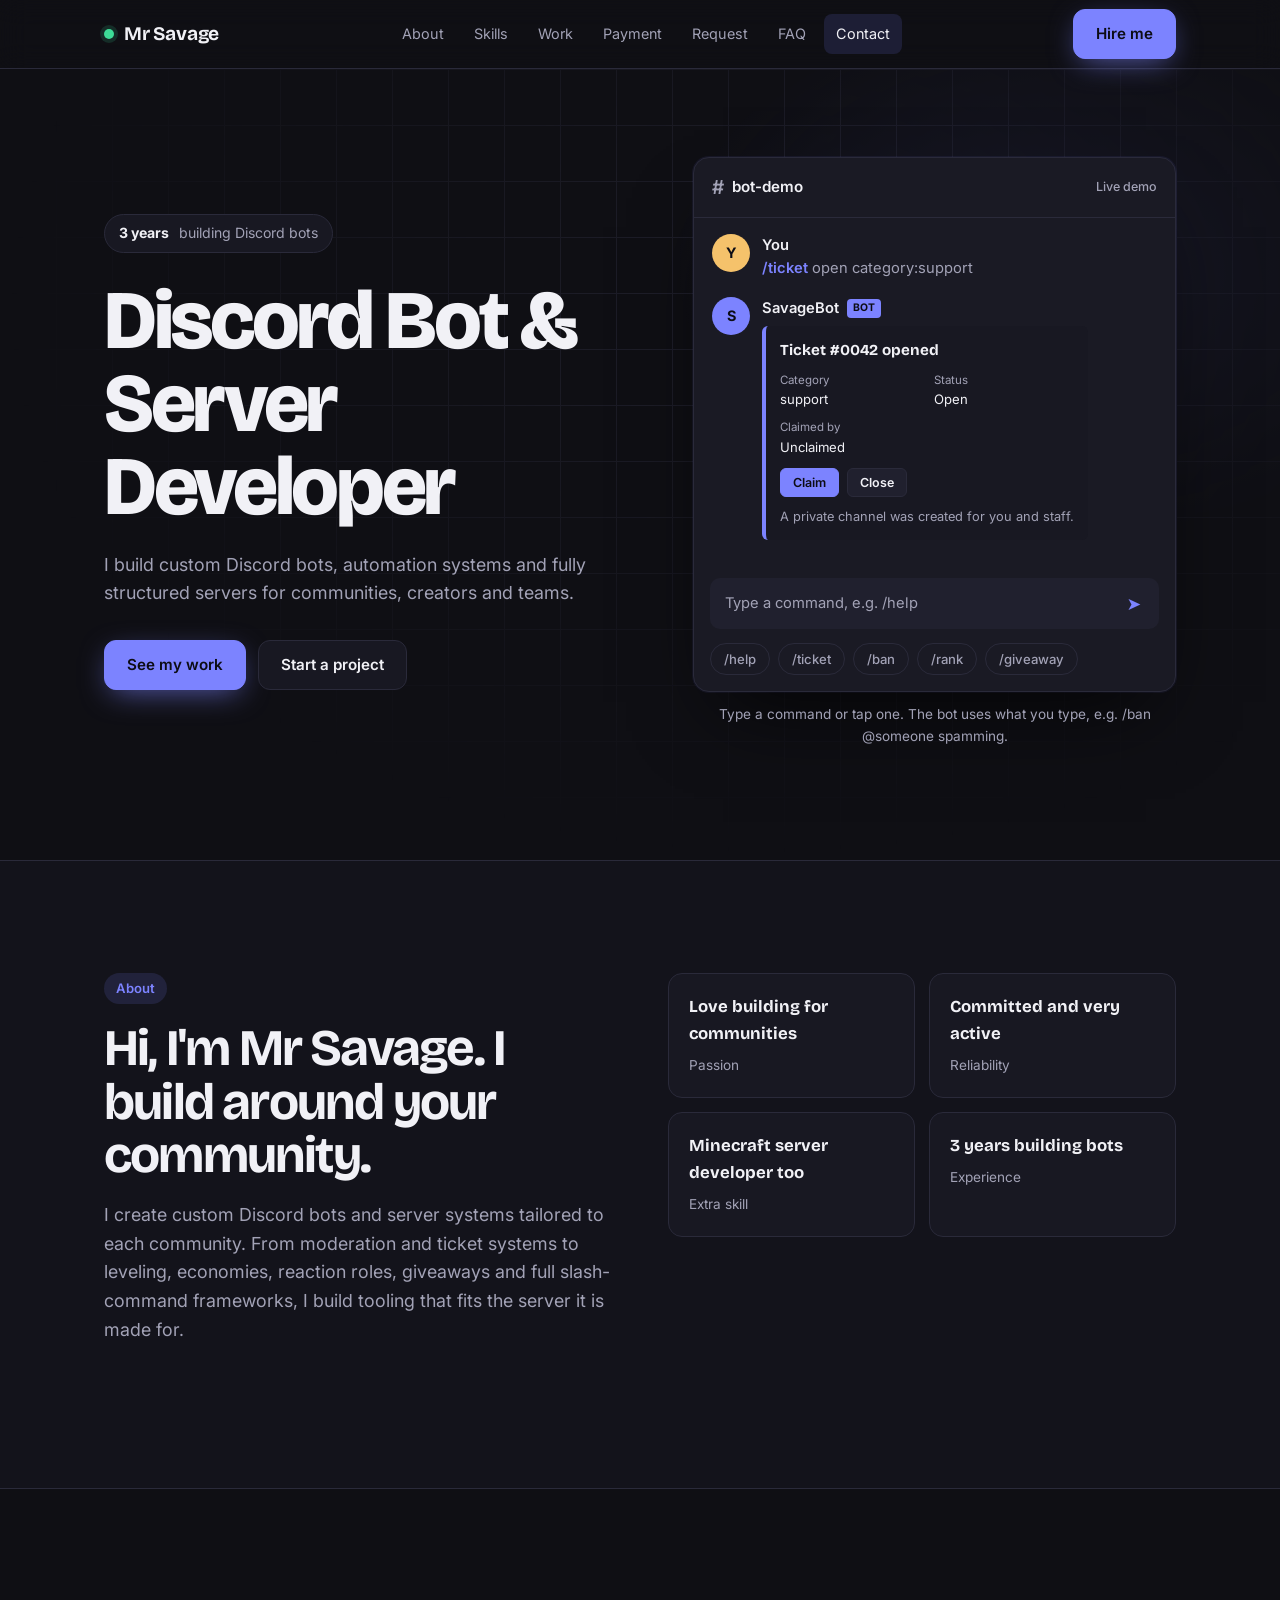
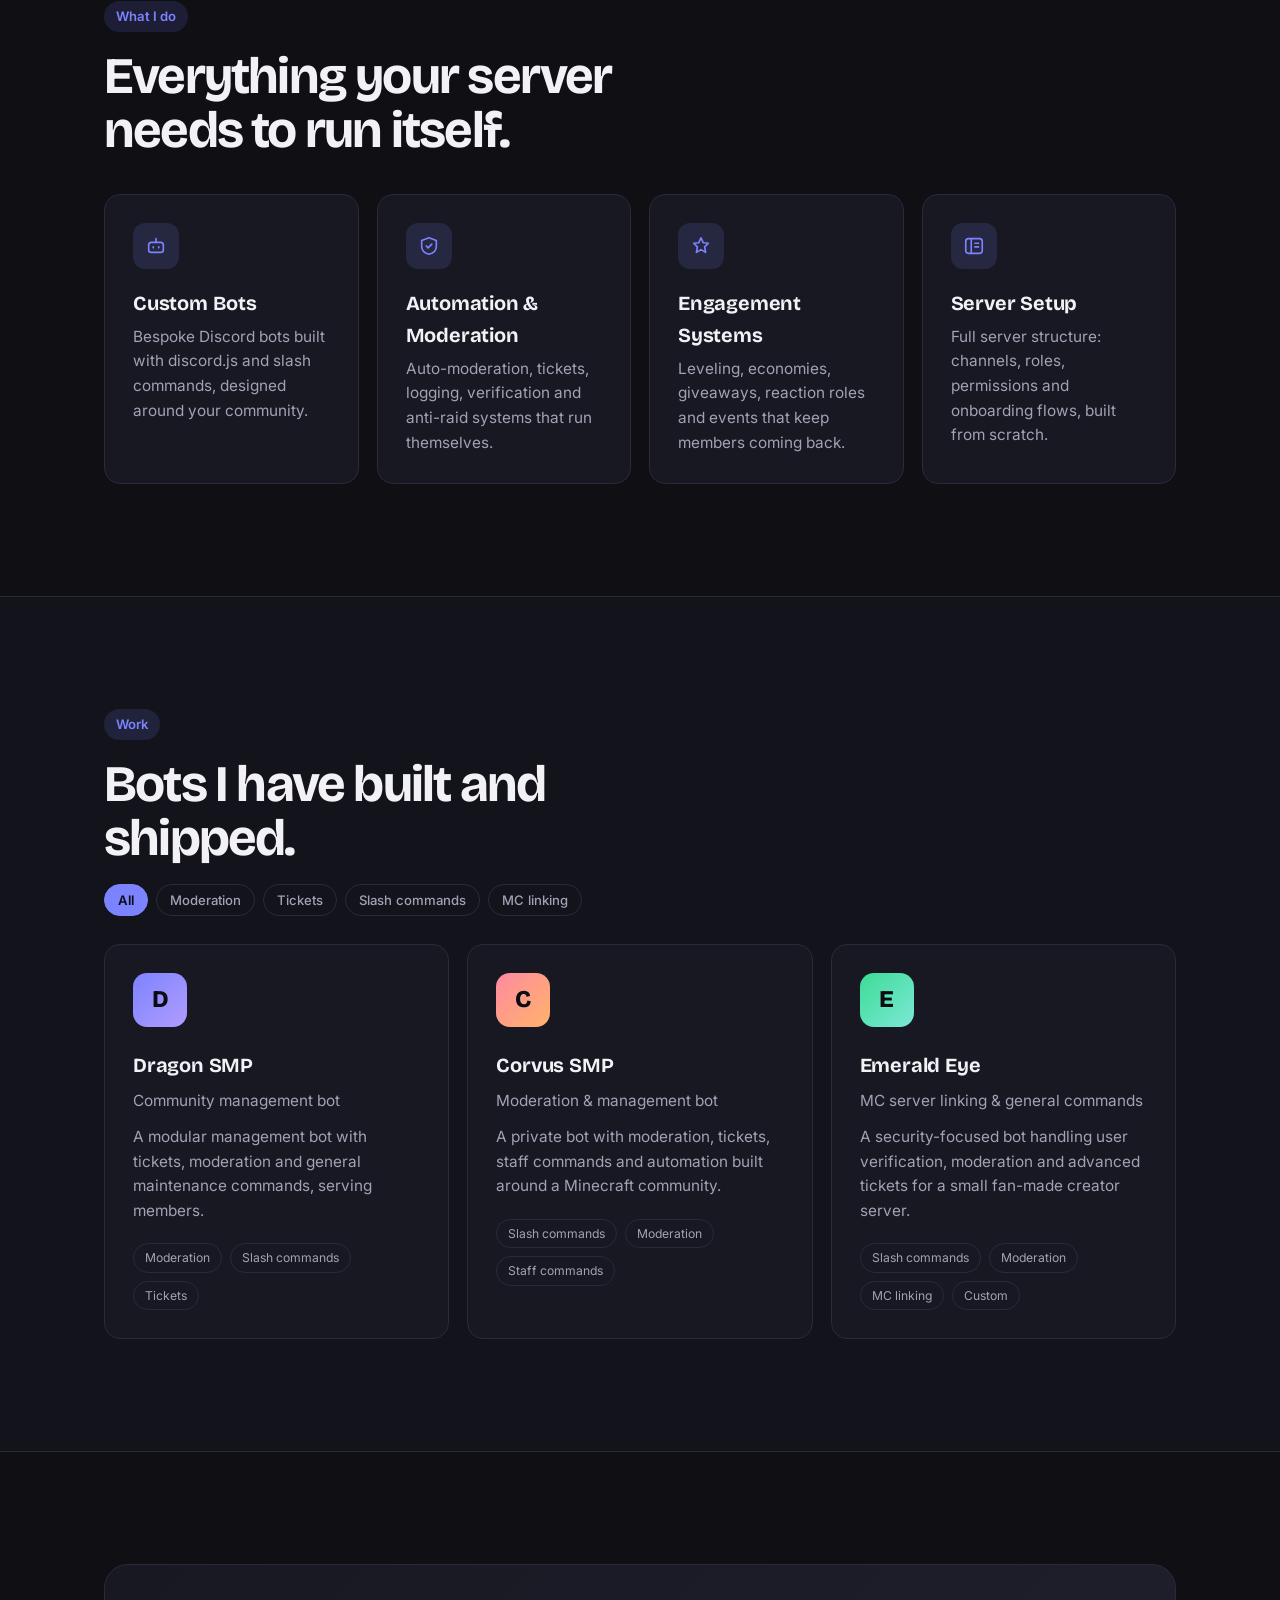
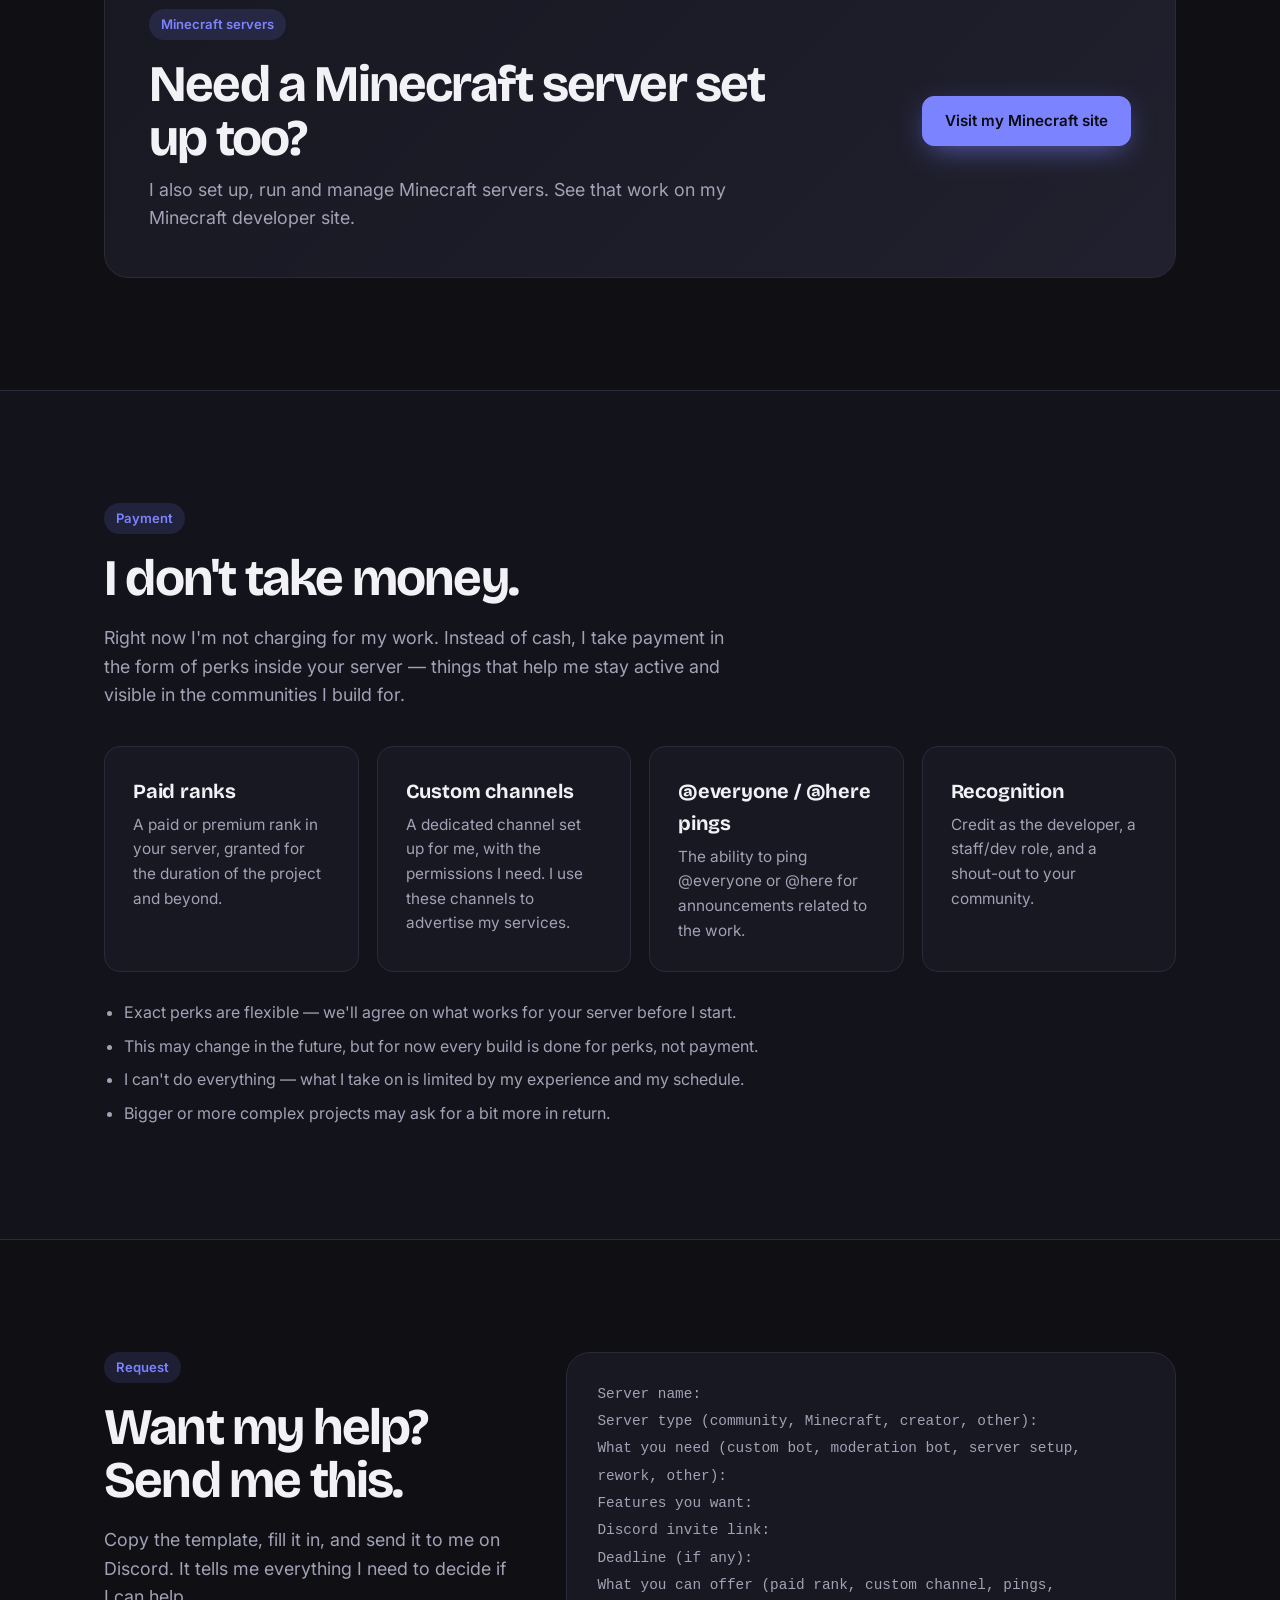
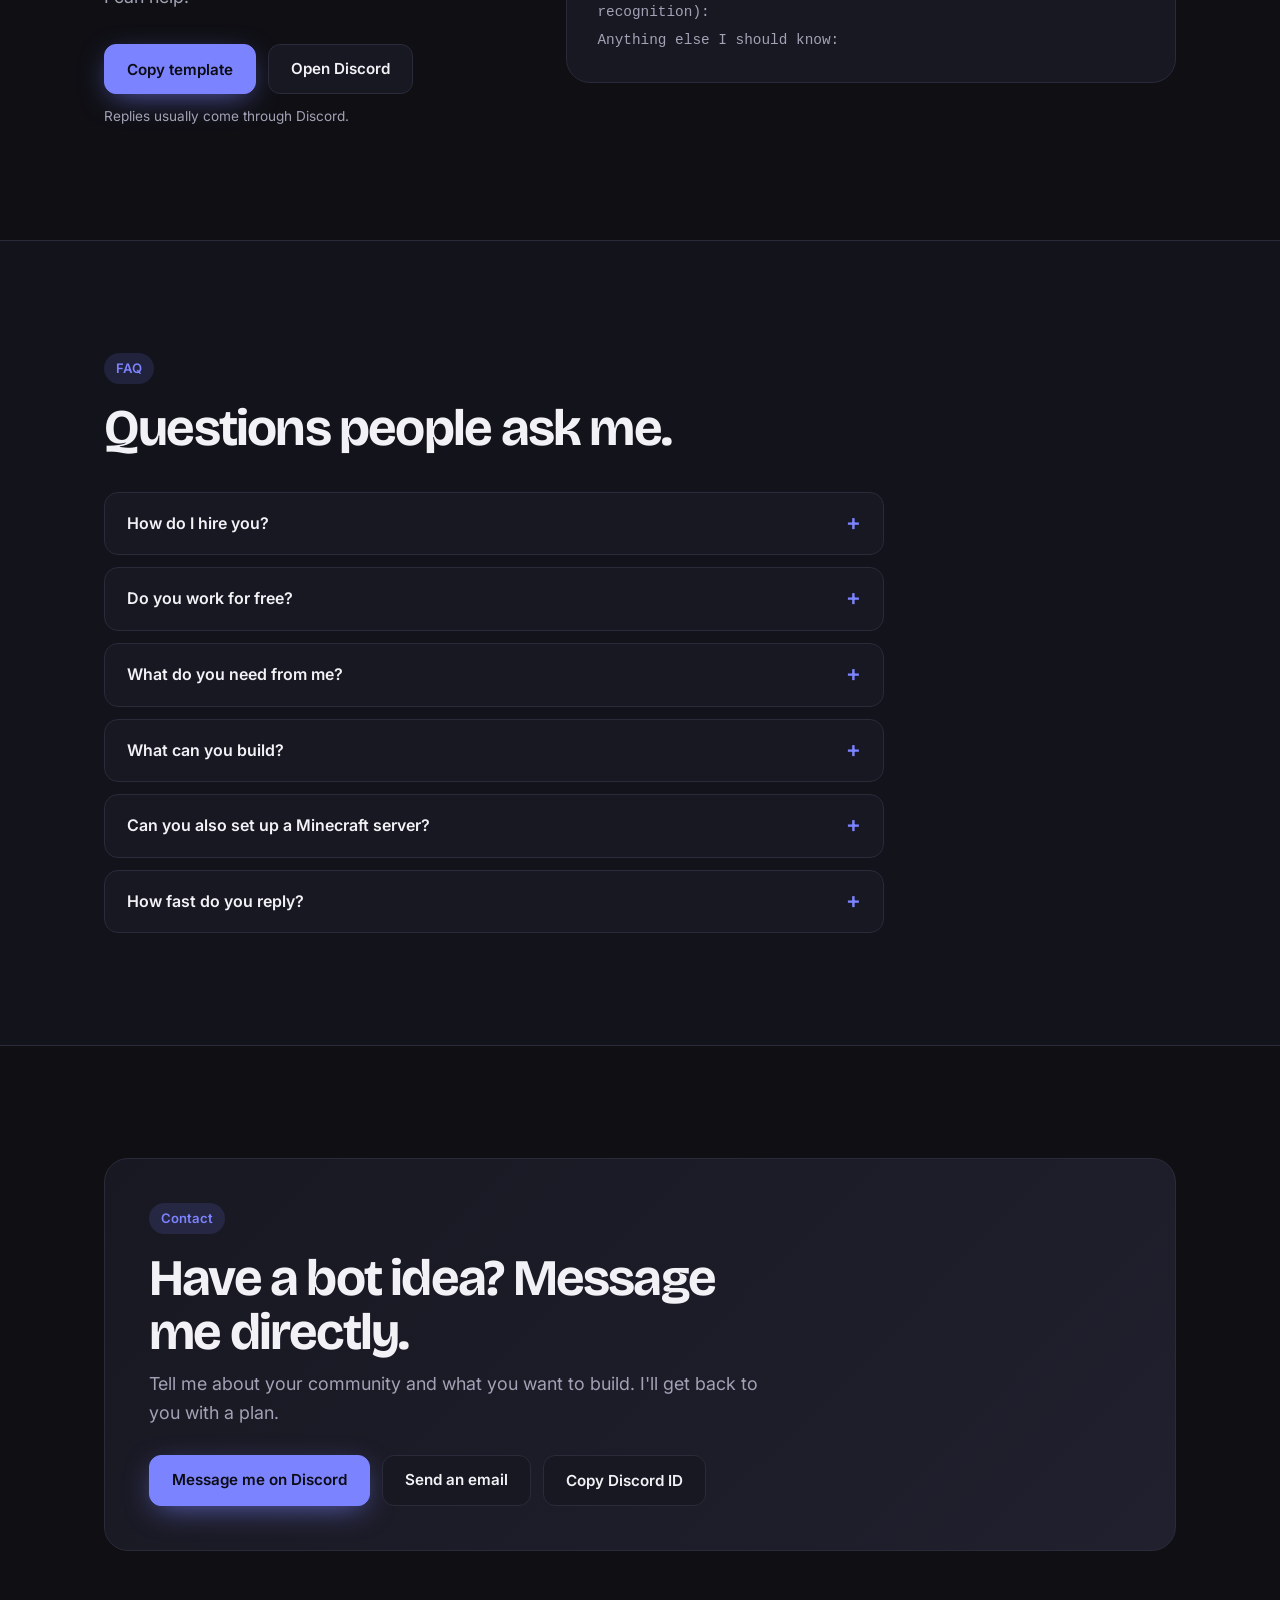
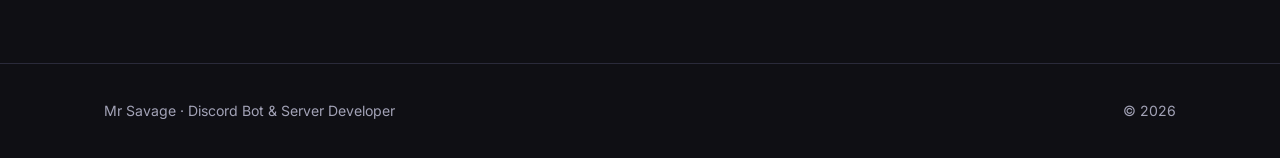
<file: index.html>
<!DOCTYPE html>
<html lang="en">
<head>
<meta charset="utf-8">
<meta name="viewport" content="width=device-width, initial-scale=1">
<meta name="description" content="I build custom Discord bots, automation systems and fully structured servers for communities and creators.">
<meta property="og:title" content="Mr Savage | Discord Bot & Server Developer">
<meta property="og:description" content="Custom Discord bots, automation systems and fully structured servers for communities and creators.">
<meta property="og:type" content="website">
<meta name="theme-color" content="#0f0f14">
<title>Mr Savage | Discord Bot &amp; Server Developer</title>
<link rel="preconnect" href="https://fonts.googleapis.com">
<link rel="preconnect" href="https://fonts.gstatic.com" crossorigin>
<link href="https://fonts.googleapis.com/css2?family=Bricolage+Grotesque:opsz,wght@12..96,500..800&family=Inter:wght@400;500;600&display=swap" rel="stylesheet">
<link rel="stylesheet" href="style.css">
</head>
<body>
<div class="progress" id="progress"></div>
<div class="toast" id="toast" role="status"></div>

<header class="nav"><div class="container">
  <a class="logo" href="#top"><i></i>Mr Savage</a>
  <nav aria-label="Main">
    <ul id="menu">
      <li><a href="#about">About</a></li>
      <li><a href="#skills">Skills</a></li>
      <li><a href="#work">Work</a></li>
      <li><a href="#pay">Payment</a></li>
      <li><a href="#request">Request</a></li>
      <li><a href="#faq">FAQ</a></li>
      <li><a href="#contact">Contact</a></li>
    </ul>
  </nav>
  <div class="nav-right">
    <a class="btn primary" href="#request">Hire me</a>
    <button class="menu-btn" id="menu-btn" aria-label="Open menu" aria-expanded="false" aria-controls="menu">
      <svg width="20" height="20" viewBox="0 0 24 24" fill="none" stroke="currentColor" stroke-width="2" stroke-linecap="round"><path d="M4 7h16M4 12h16M4 17h16"/></svg>
    </button>
  </div>
</div></header>

<main id="top">
<section class="hero" id="hero"><div class="container">
  <div class="hero-copy">
    <div class="stat"><b>3 years</b> building Discord bots</div>
    <h1>Discord Bot &amp; Server Developer</h1>
    <p class="lead">I build custom Discord bots, automation systems and fully structured servers for communities, creators and teams.</p>
    <div class="actions"><a class="btn primary" href="#work">See my work</a><a class="btn" href="#request">Start a project</a></div>
  </div>
  <div class="demo-wrap">
    <div class="discord" role="region" aria-label="Interactive demo of a Discord bot">
      <div class="d-head"><span class="hash">#</span> bot-demo <small>Live demo</small></div>
      <div class="d-body" id="chat" role="log" aria-live="polite" aria-label="Demo chat"></div>
      <form class="d-input" id="demo-form" autocomplete="off">
        <label for="demo-input" class="sr">Type a bot command</label>
        <input type="text" id="demo-input" maxlength="80" placeholder="Type a command, e.g. /help" autocomplete="off" autocapitalize="off" spellcheck="false">
        <button type="submit" aria-label="Send">&#10148;</button>
      </form>
      <div class="d-chips" id="chips" role="group" aria-label="Try a bot command">
        <button class="chip" data-cmd="help">/help</button>
        <button class="chip" data-cmd="ticket">/ticket</button>
        <button class="chip" data-cmd="ban">/ban</button>
        <button class="chip" data-cmd="rank">/rank</button>
        <button class="chip" data-cmd="giveaway">/giveaway</button>
      </div>
    </div>
    <p class="demo-hint">Type a command or tap one. The bot uses what you type, e.g. /ban @someone spamming.</p>
  </div>
</div></section>

<section id="about" class="band"><div class="container about-grid">
  <div>
    <span class="label">About</span>
    <h2>Hi, I'm Mr Savage. I build around your community.</h2>
    <p class="lead">I create custom Discord bots and server systems tailored to each community. From moderation and ticket systems to leveling, economies, reaction roles, giveaways and full slash-command frameworks, I build tooling that fits the server it is made for.</p>
  </div>
  <div class="traits">
    <div class="trait"><b>Love building for communities</b><span>Passion</span></div>
    <div class="trait"><b>Committed and very active</b><span>Reliability</span></div>
    <div class="trait"><b>Minecraft server developer too</b><span>Extra skill</span></div>
    <div class="trait"><b>3 years building bots</b><span>Experience</span></div>
  </div>
</div></section>

<section id="skills"><div class="container">
  <span class="label">What I do</span>
  <h2>Everything your server needs to run itself.</h2>
  <div class="grid">
    <div class="spot"><div class="icon"><svg viewBox="0 0 24 24" fill="none" stroke="currentColor" stroke-width="1.8" stroke-linecap="round" stroke-linejoin="round"><rect x="4" y="8" width="16" height="11" rx="3"/><path d="M12 8V4M9 13v1M15 13v1"/></svg></div><h3>Custom Bots</h3><p>Bespoke Discord bots built with discord.js and slash commands, designed around your community.</p></div>
    <div class="spot"><div class="icon"><svg viewBox="0 0 24 24" fill="none" stroke="currentColor" stroke-width="1.8" stroke-linecap="round" stroke-linejoin="round"><path d="M12 3l8 3v6c0 5-3.5 8-8 9-4.5-1-8-4-8-9V6z"/><path d="M9 12l2 2 4-4"/></svg></div><h3>Automation &amp; Moderation</h3><p>Auto-moderation, tickets, logging, verification and anti-raid systems that run themselves.</p></div>
    <div class="spot"><div class="icon"><svg viewBox="0 0 24 24" fill="none" stroke="currentColor" stroke-width="1.8" stroke-linecap="round" stroke-linejoin="round"><path d="M12 3l2.5 5.5L20 9l-4 4 1 6-5-3-5 3 1-6-4-4 5.5-.5z"/></svg></div><h3>Engagement Systems</h3><p>Leveling, economies, giveaways, reaction roles and events that keep members coming back.</p></div>
    <div class="spot"><div class="icon"><svg viewBox="0 0 24 24" fill="none" stroke="currentColor" stroke-width="1.8" stroke-linecap="round" stroke-linejoin="round"><rect x="3" y="4" width="18" height="16" rx="3"/><path d="M9 4v16M13 9h4M13 13h4"/></svg></div><h3>Server Setup</h3><p>Full server structure: channels, roles, permissions and onboarding flows, built from scratch.</p></div>
  </div>
</div></section>

<section id="work" class="band"><div class="container">
  <span class="label">Work</span>
  <h2>Bots I have built and shipped.</h2>
  <div class="filters" role="group" aria-label="Filter projects">
    <button class="chip" data-filter="all" aria-pressed="true">All</button>
    <button class="chip" data-filter="moderation" aria-pressed="false">Moderation</button>
    <button class="chip" data-filter="tickets" aria-pressed="false">Tickets</button>
    <button class="chip" data-filter="slash" aria-pressed="false">Slash commands</button>
    <button class="chip" data-filter="mc" aria-pressed="false">MC linking</button>
  </div>
  <div class="projects" id="projects">
    <article class="spot project" data-tags="moderation tickets slash"><div class="tile" style="background:linear-gradient(135deg,#7c83ff,#b19cff)">D</div><h3>Dragon SMP</h3><p class="sub">Community management bot</p><p>A modular management bot with tickets, moderation and general maintenance commands, serving members.</p><div class="tags"><span class="tag">Moderation</span><span class="tag">Slash commands</span><span class="tag">Tickets</span></div></article>
    <article class="spot project" data-tags="moderation tickets slash"><div class="tile" style="background:linear-gradient(135deg,#ff8aa0,#ffb36b)">C</div><h3>Corvus SMP</h3><p class="sub">Moderation &amp; management bot</p><p>A private bot with moderation, tickets, staff commands and automation built around a Minecraft community.</p><div class="tags"><span class="tag">Slash commands</span><span class="tag">Moderation</span><span class="tag">Staff commands</span></div></article>
    <article class="spot project" data-tags="moderation tickets slash mc"><div class="tile" style="background:linear-gradient(135deg,#3ddc97,#7ce8d5)">E</div><h3>Emerald Eye</h3><p class="sub">MC server linking &amp; general commands</p><p>A security-focused bot handling user verification, moderation and advanced tickets for a small fan-made creator server.</p><div class="tags"><span class="tag">Slash commands</span><span class="tag">Moderation</span><span class="tag">MC linking</span><span class="tag">Custom</span></div></article>
  </div>
</div></section>

<section id="minecraft"><div class="container">
  <div class="cta-card">
    <div>
      <span class="label">Minecraft servers</span>
      <h2>Need a Minecraft server set up too?</h2>
      <p class="lead">I also set up, run and manage Minecraft servers. See that work on my Minecraft developer site.</p>
    </div>
    <a class="btn primary" href="https://minecraftdeveloper.vercel.app/" target="_blank" rel="noopener">Visit my Minecraft site</a>
  </div>
</div></section>

<section id="pay" class="band"><div class="container">
  <span class="label">Payment</span>
  <h2>I don't take money.</h2>
  <p class="lead">Right now I'm not charging for my work. Instead of cash, I take payment in the form of perks inside your server — things that help me stay active and visible in the communities I build for.</p>
  <div class="grid">
    <div class="spot"><h3>Paid ranks</h3><p>A paid or premium rank in your server, granted for the duration of the project and beyond.</p></div>
    <div class="spot"><h3>Custom channels</h3><p>A dedicated channel set up for me, with the permissions I need. I use these channels to advertise my services.</p></div>
    <div class="spot"><h3>@everyone / @here pings</h3><p>The ability to ping @everyone or @here for announcements related to the work.</p></div>
    <div class="spot"><h3>Recognition</h3><p>Credit as the developer, a staff/dev role, and a shout-out to your community.</p></div>
  </div>
  <ul class="notes">
    <li>Exact perks are flexible — we'll agree on what works for your server before I start.</li>
    <li>This may change in the future, but for now every build is done for perks, not payment.</li>
    <li>I can't do everything — what I take on is limited by my experience and my schedule.</li>
    <li>Bigger or more complex projects may ask for a bit more in return.</li>
  </ul>
</div></section>

<section id="request"><div class="container request-grid">
  <div>
    <span class="label">Request</span>
    <h2>Want my help? Send me this.</h2>
    <p class="lead">Copy the template, fill it in, and send it to me on Discord. It tells me everything I need to decide if I can help.</p>
    <div class="actions">
      <button class="btn primary" type="button" data-copy-target="#template" data-toast="Template copied">Copy template</button>
      <a class="btn" href="https://discord.com/users/1347129235898237010" target="_blank" rel="noopener">Open Discord</a>
    </div>
    <p class="demo-hint" style="text-align:left">Replies usually come through Discord.</p>
  </div>
  <pre class="template" id="template" tabindex="0" aria-label="Request template">Server name:
Server type (community, Minecraft, creator, other):
What you need (custom bot, moderation bot, server setup, rework, other):
Features you want:
Discord invite link:
Deadline (if any):
What you can offer (paid rank, custom channel, pings, recognition):
Anything else I should know:</pre>
</div></section>

<section id="faq" class="band"><div class="container">
  <span class="label">FAQ</span>
  <h2>Questions people ask me.</h2>
  <div class="faq">
    <details><summary>How do I hire you?</summary><p>Copy the request template above, fill it in and send it to me on Discord. I'll let you know if I can take it on.</p></details>
    <details><summary>Do you work for free?</summary><p>I don't take money right now. I work in return for perks in your server, like a paid rank, a custom channel, pings or recognition. We agree on it before I start.</p></details>
    <details><summary>What do you need from me?</summary><p>A clear idea of what you want, access to the server for the work, and a way to reach you on Discord.</p></details>
    <details><summary>What can you build?</summary><p>Custom bots with slash commands, moderation and ticket systems, verification, leveling, economies, giveaways, reaction roles, and full server setups.</p></details>
    <details><summary>Can you also set up a Minecraft server?</summary><p>Yes. Check my Minecraft developer site for the servers I have built and managed.</p></details>
    <details><summary>How fast do you reply?</summary><p>I'm very active on Discord and usually reply quickly. Discord is the best way to reach me.</p></details>
  </div>
</div></section>

<section id="contact"><div class="container">
  <div class="cta-card">
    <div>
      <span class="label">Contact</span>
      <h2>Have a bot idea? Message me directly.</h2>
      <p class="lead">Tell me about your community and what you want to build. I'll get back to you with a plan.</p>
    </div>
    <div class="actions">
      <a class="btn primary" href="https://discord.com/users/1347129235898237010" target="_blank" rel="noopener">Message me on Discord</a>
      <a class="btn" href="mailto:contact@mr-savage.aleeas.com">Send an email</a>
      <button class="btn" type="button" data-copy="1347129235898237010">Copy Discord ID</button>
    </div>
  </div>
</div></section>
</main>

<footer><div class="container"><span>Mr Savage · Discord Bot &amp; Server Developer</span><span>© 2026</span></div></footer>
<script src="script.js"></script>
</body>
</html>
</file>
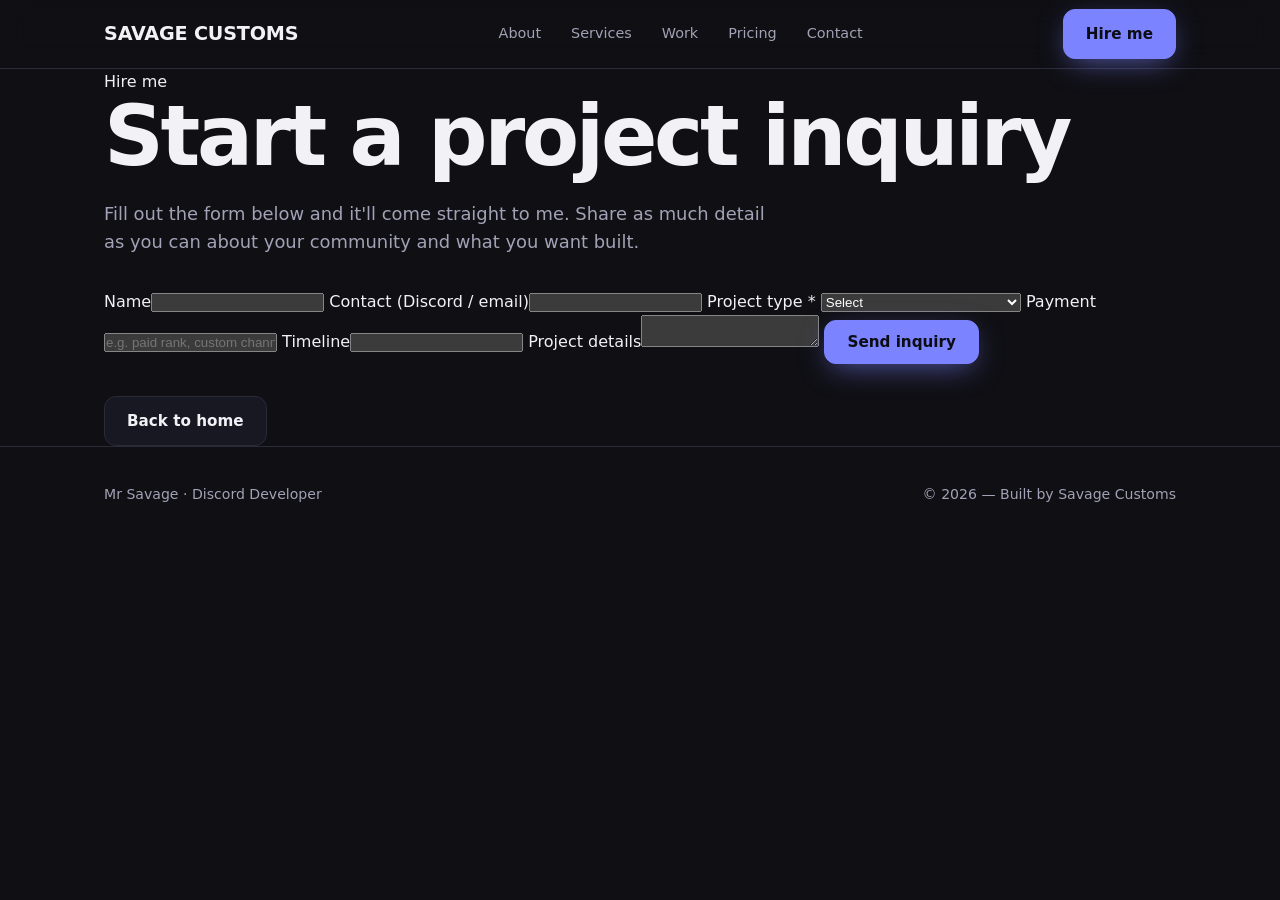
<file: hire.html>
<!DOCTYPE html>
<html lang="en">
<head>
<meta charset="utf-8">
<meta name="viewport" content="width=device-width, initial-scale=1">
<meta name="description" content="Send a project inquiry to hire Mr Savage for a custom Discord bot or server build.">
<meta name="theme-color" content="#0f0f14">
<title>Hire — Savage Customs</title>
<link rel="stylesheet" href="style.css">
</head>
<body>
<header class="nav"><div class="container"><a class="logo" href="index.html">SAVAGE CUSTOMS</a><nav aria-label="Main"><ul><li><a href="index.html#about">About</a></li><li><a href="index.html#services">Services</a></li><li><a href="index.html#work">Work</a></li><li><a href="pricing.html">Pricing</a></li><li><a href="index.html#contact">Contact</a></li></ul></nav><a class="btn primary" href="hire.html">Hire me</a></div></header>
<main class="page"><div class="container">
<p class="kicker">Hire me</p>
<h1>Start a project inquiry</h1>
<p class="lead">Fill out the form below and it'll come straight to me. Share as much detail as you can about your community and what you want built.</p>
<form id="hire-form" action="/api/hire" method="POST">
<input type="text" name="website" tabindex="-1" autocomplete="off" aria-hidden="true" style="position:absolute;left:-9999px">
<label>Name<input type="text" name="name" autocomplete="name"></label>
<label>Contact (Discord / email)<input type="text" name="contact"></label>
<label>Project type *
<select name="project_type" required>
<option value="" disabled selected>Select</option>
<option>Custom Discord bot</option>
<option>Moderation / management bot</option>
<option>Server setup &amp; configuration</option>
<option>Bot rework / maintenance</option>
<option>Other</option>
</select></label>
<label>Payment<input type="text" name="payment" placeholder="e.g. paid rank, custom channel"></label>
<label>Timeline<input type="text" name="timeline"></label>
<label>Project details<textarea name="details"></textarea></label>
<button class="btn primary" type="submit">Send inquiry</button>
<p id="form-status" role="status"></p>
</form>
<div class="actions" style="margin-top:32px"><a class="btn" href="index.html">Back to home</a></div>
</div></main>
<footer><div class="container"><span>Mr Savage · Discord Developer</span><span>© 2026 — Built by Savage Customs</span></div></footer>
<script src="script.js"></script>
</body>
</html>
</file>
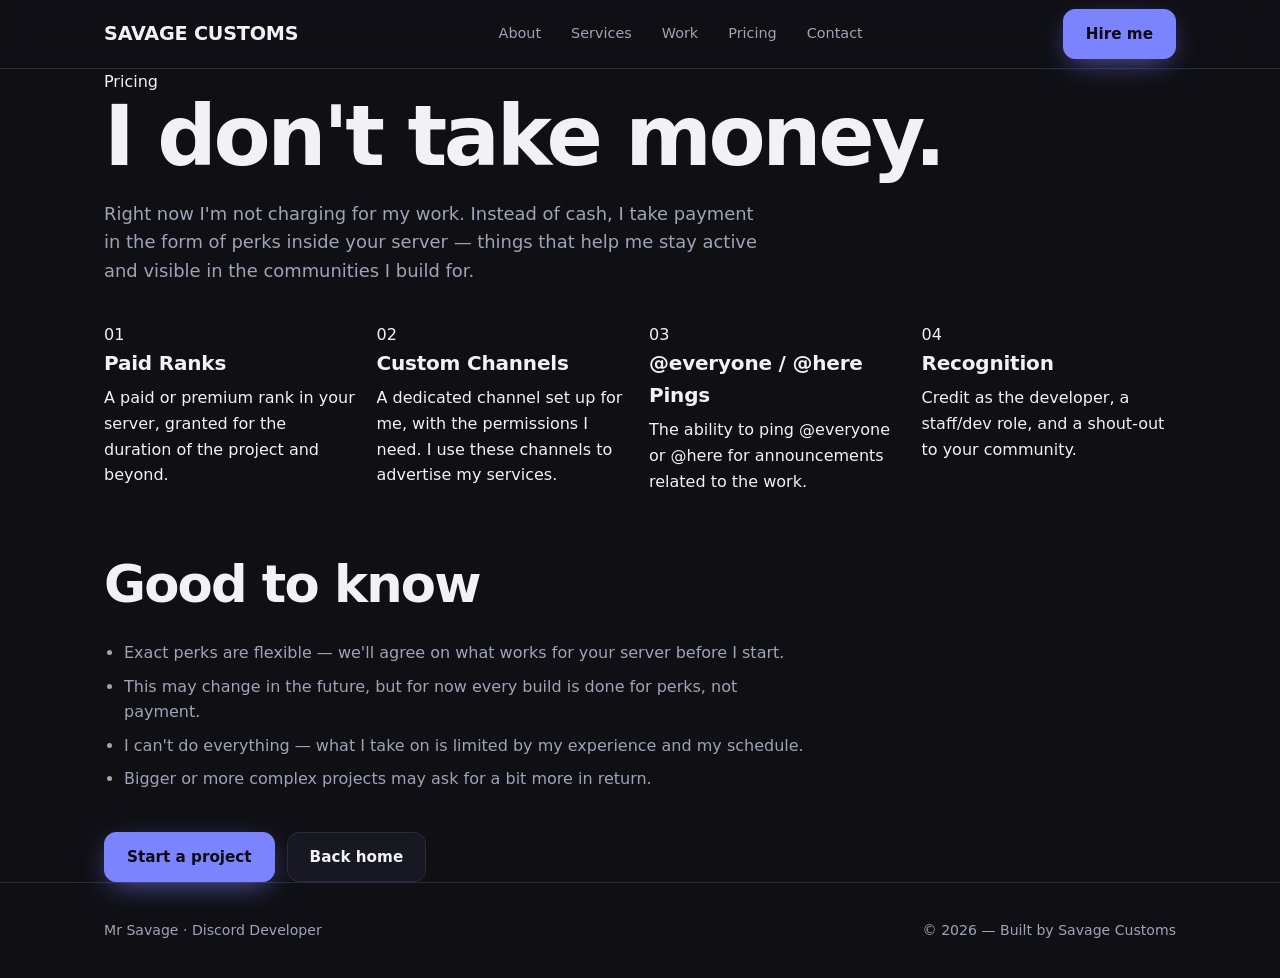
<file: pricing.html>
<!DOCTYPE html>
<html lang="en">
<head>
<meta charset="utf-8">
<meta name="viewport" content="width=device-width, initial-scale=1">
<meta name="description" content="How Mr Savage works: no money changes hands. Payment is taken in the form of in-server perks like paid ranks, custom channels and pings.">
<meta name="theme-color" content="#0f0f14">
<title>Pricing — Savage Customs</title>
<link rel="stylesheet" href="style.css">
</head>
<body>
<header class="nav"><div class="container"><a class="logo" href="index.html">SAVAGE CUSTOMS</a><nav aria-label="Main"><ul><li><a href="index.html#about">About</a></li><li><a href="index.html#services">Services</a></li><li><a href="index.html#work">Work</a></li><li><a href="pricing.html">Pricing</a></li><li><a href="index.html#contact">Contact</a></li></ul></nav><a class="btn primary" href="hire.html">Hire me</a></div></header>
<main class="page"><div class="container">
<p class="kicker">Pricing</p>
<h1>I don't take money.</h1>
<p class="lead">Right now I'm not charging for my work. Instead of cash, I take payment in the form of perks inside your server — things that help me stay active and visible in the communities I build for.</p>
<div class="grid">
<div class="card"><span class="num">01</span><h3>Paid Ranks</h3><p>A paid or premium rank in your server, granted for the duration of the project and beyond.</p></div>
<div class="card"><span class="num">02</span><h3>Custom Channels</h3><p>A dedicated channel set up for me, with the permissions I need. I use these channels to advertise my services.</p></div>
<div class="card"><span class="num">03</span><h3>@everyone / @here Pings</h3><p>The ability to ping @everyone or @here for announcements related to the work.</p></div>
<div class="card"><span class="num">04</span><h3>Recognition</h3><p>Credit as the developer, a staff/dev role, and a shout-out to your community.</p></div>
</div>
<h2 style="margin-top:64px">Good to know</h2>
<ul class="notes">
<li>Exact perks are flexible — we'll agree on what works for your server before I start.</li>
<li>This may change in the future, but for now every build is done for perks, not payment.</li>
<li>I can't do everything — what I take on is limited by my experience and my schedule.</li>
<li>Bigger or more complex projects may ask for a bit more in return.</li>
</ul>
<div class="actions" style="margin-top:40px"><a class="btn primary" href="hire.html">Start a project</a><a class="btn" href="index.html">Back home</a></div>
</div></main>
<footer><div class="container"><span>Mr Savage · Discord Developer</span><span>© 2026 — Built by Savage Customs</span></div></footer>
</body>
</html>
</file>
<file: style.css>
:root{
  --bg:#0f0f14; --bg2:#13131b; --surface:#181822; --surface2:#20202e; --border:#2a2a3a;
  --text:#f1f1f6; --muted:#a2a2b6; --accent:#7c83ff; --accent-soft:rgba(124,131,255,.14);
  --ok:#3ddc97; --danger:#ff6b81;
  --display:'Bricolage Grotesque','Inter',system-ui,sans-serif;
  --body:'Inter',system-ui,-apple-system,'Segoe UI',Roboto,sans-serif;
  --radius:16px;
}
*{box-sizing:border-box;margin:0;padding:0}
html{scroll-behavior:smooth;color-scheme:dark;scroll-padding-top:80px}
body{background:var(--bg);color:var(--text);font-family:var(--body);line-height:1.6;-webkit-font-smoothing:antialiased;overflow-x:hidden}
a{color:inherit;text-decoration:none}
button{font-family:inherit}
:focus-visible{outline:2px solid var(--accent);outline-offset:3px;border-radius:6px}
.container{max-width:1120px;margin:0 auto;padding:0 24px}

/* progress + toast */
.progress{position:fixed;top:0;left:0;right:0;height:3px;background:var(--accent);transform-origin:0 50%;transform:scaleX(0);z-index:50}
.toast{position:fixed;left:50%;bottom:28px;transform:translate(-50%,20px);background:var(--surface2);border:1px solid var(--border);padding:10px 18px;border-radius:999px;font-size:.9rem;opacity:0;pointer-events:none;transition:opacity .25s,transform .25s;z-index:60}
.toast.show{opacity:1;transform:translate(-50%,0)}

/* nav */
.nav{position:sticky;top:0;z-index:40;background:rgba(15,15,20,.8);backdrop-filter:blur(14px);border-bottom:1px solid var(--border)}
.nav .container{display:flex;align-items:center;justify-content:space-between;height:68px;gap:16px}
.logo{font-family:var(--display);font-weight:700;font-size:1.2rem;letter-spacing:-.01em;display:flex;align-items:center;gap:10px}
.logo i{width:10px;height:10px;border-radius:50%;background:var(--ok);box-shadow:0 0 0 4px rgba(61,220,151,.15)}
.nav ul{display:flex;gap:6px;list-style:none}
.nav ul a{display:block;padding:8px 12px;border-radius:8px;color:var(--muted);font-size:.9rem;transition:color .2s,background .2s}
.nav ul a:hover{color:var(--text);background:var(--surface)}
.nav ul a[aria-current="true"]{color:var(--text);background:var(--accent-soft)}
.menu-btn{display:none;background:var(--surface);border:1px solid var(--border);color:var(--text);width:42px;height:42px;border-radius:10px;cursor:pointer}
.nav-right{display:flex;gap:10px;align-items:center}

/* buttons */
.btn{display:inline-flex;align-items:center;gap:8px;padding:12px 22px;border-radius:12px;font-weight:600;font-size:.95rem;border:1px solid var(--border);background:var(--surface);color:var(--text);cursor:pointer;transition:transform .15s,border-color .2s,background .2s,box-shadow .2s}
.btn:hover{border-color:var(--accent);transform:translateY(-2px)}
.btn.primary{background:var(--accent);border-color:var(--accent);color:#0c0c14;box-shadow:0 8px 30px -8px rgba(124,131,255,.7)}
.btn.primary:hover{background:#9298ff;box-shadow:0 12px 36px -8px rgba(124,131,255,.9)}
.btn:disabled{opacity:.6;cursor:wait;transform:none}
.actions{display:flex;gap:12px;flex-wrap:wrap}

/* type */
section{padding:112px 0;position:relative}
.label{display:inline-block;color:var(--accent);background:var(--accent-soft);padding:5px 12px;border-radius:999px;font-size:.82rem;font-weight:600;margin-bottom:18px}
h1{font-family:var(--display);font-size:clamp(2.8rem,6.6vw,5.2rem);line-height:1;font-weight:800;letter-spacing:-.04em;margin-bottom:22px}
h2{font-family:var(--display);font-size:clamp(2rem,4.4vw,3.2rem);line-height:1.05;letter-spacing:-.035em;font-weight:700;margin-bottom:18px;max-width:20ch}
h3{font-family:var(--display);font-size:1.25rem;letter-spacing:-.01em;margin-bottom:6px}
.lead{color:var(--muted);font-size:1.12rem;max-width:58ch;margin-bottom:32px}
.sub{color:var(--muted);font-size:.9rem;margin-bottom:10px}

/* hero */
.hero{padding:88px 0 112px;overflow:hidden}
.hero::before{content:"";position:absolute;inset:0;background:
  radial-gradient(600px 400px at 85% 25%,rgba(124,131,255,.22),transparent 70%),
  linear-gradient(var(--border) 1px,transparent 1px) 0 0/56px 56px,
  linear-gradient(90deg,var(--border) 1px,transparent 1px) 0 0/56px 56px;
  -webkit-mask-image:radial-gradient(ellipse at 60% 30%,#000 10%,transparent 70%);mask-image:radial-gradient(ellipse at 60% 30%,#000 10%,transparent 70%);opacity:.55;pointer-events:none}
.hero .container{position:relative;display:grid;grid-template-columns:1.05fr .95fr;gap:56px;align-items:center}
.stat{display:inline-flex;gap:10px;align-items:center;background:var(--surface);border:1px solid var(--border);padding:7px 14px;border-radius:999px;font-size:.88rem;color:var(--muted);margin-bottom:26px}
.stat b{color:var(--text)}
.hero-copy>*{animation:rise .7s cubic-bezier(.2,.7,.2,1) both}
.hero-copy>*:nth-child(2){animation-delay:.08s}.hero-copy>*:nth-child(3){animation-delay:.16s}.hero-copy>*:nth-child(4){animation-delay:.24s}
.demo-wrap{animation:rise .8s .3s cubic-bezier(.2,.7,.2,1) both}
@keyframes rise{from{opacity:0;transform:translateY(22px)}to{opacity:1;transform:none}}

/* fake discord */
.discord{background:#1a1a24;border:1px solid var(--border);border-radius:var(--radius);overflow:hidden;box-shadow:0 40px 80px -30px rgba(0,0,0,.8),0 0 0 1px rgba(124,131,255,.08)}
.d-head{display:flex;align-items:center;gap:8px;padding:14px 18px;border-bottom:1px solid var(--border);font-weight:600;font-size:.95rem}
.d-head .hash{color:var(--muted);font-size:1.2rem}
.d-head small{margin-left:auto;color:var(--muted);font-weight:500;font-size:.78rem}
.d-body{height:360px;overflow-y:auto;padding:16px 18px;display:flex;flex-direction:column;gap:16px;scrollbar-width:thin;scrollbar-color:var(--border) transparent}
.msg{display:flex;gap:12px;animation:pop .3s ease both}
@keyframes pop{from{opacity:0;transform:translateY(8px)}to{opacity:1;transform:none}}
.av{flex:none;width:38px;height:38px;border-radius:50%;display:grid;place-items:center;font-weight:700;font-size:.9rem;color:#0c0c14}
.av.you{background:#f5c26b}.av.bot{background:var(--accent)}
.who{font-weight:600;font-size:.92rem;display:flex;align-items:center;gap:8px}
.badge{background:var(--accent);color:#0c0c14;font-size:.65rem;font-weight:700;padding:1px 6px;border-radius:4px}
.cmd{color:var(--muted);font-size:.92rem;word-break:break-word}
.cmd em{font-style:normal;color:var(--accent);font-weight:600}
.embed{margin-top:6px;border-left:4px solid var(--accent);background:var(--surface);border-radius:6px;padding:12px 14px;max-width:360px}
.embed.danger{border-color:var(--danger)}.embed.ok{border-color:var(--ok)}
.embed h4{font-size:.95rem;margin-bottom:8px;font-family:var(--display)}
.fields{display:grid;grid-template-columns:repeat(auto-fit,minmax(100px,1fr));gap:8px 14px;font-size:.82rem}
.fields span{display:block;color:var(--muted);font-size:.72rem}
.bar{margin-top:10px;height:8px;border-radius:99px;background:var(--surface2);overflow:hidden}
.bar i{display:block;height:100%;width:0;background:linear-gradient(90deg,var(--accent),#b19cff);border-radius:99px;transition:width 1s .2s ease}
.note{margin-top:10px;font-size:.8rem;color:var(--muted)}
.btnrow{display:flex;gap:8px;margin-top:10px}
.btnrow span{background:var(--surface2);border:1px solid var(--border);border-radius:6px;padding:4px 12px;font-size:.78rem;font-weight:600}
.btnrow span:first-child{background:var(--accent);border-color:var(--accent);color:#0c0c14}
.typing{display:flex;gap:5px;align-items:center;padding:8px 0}
.typing i{width:7px;height:7px;border-radius:50%;background:var(--muted);animation:blink 1s infinite}
.typing i:nth-child(2){animation-delay:.15s}.typing i:nth-child(3){animation-delay:.3s}
@keyframes blink{0%,60%,100%{opacity:.25;transform:none}30%{opacity:1;transform:translateY(-3px)}}
.d-input{margin:0 16px;display:flex;align-items:center;gap:8px;background:var(--surface2);border:1px solid transparent;border-radius:10px;padding:0 6px 0 14px;transition:border-color .2s,box-shadow .2s}
.d-input:focus-within{border-color:var(--accent);box-shadow:0 0 0 4px var(--accent-soft)}
.d-input input{flex:1;min-width:0;background:transparent;border:0;color:var(--text);font:inherit;font-size:.92rem;padding:13px 0}
.d-input input:focus{outline:none}
.d-input input::placeholder{color:var(--muted)}
.d-input button{background:transparent;border:0;color:var(--accent);font-size:1.1rem;width:36px;height:36px;border-radius:8px;cursor:pointer}
.d-input button:hover{background:var(--accent-soft)}
.sr{position:absolute;width:1px;height:1px;overflow:hidden;clip:rect(0 0 0 0);white-space:nowrap}
.d-chips{display:flex;flex-wrap:wrap;gap:8px;padding:14px 16px 16px}
.chip{background:transparent;border:1px solid var(--border);color:var(--muted);padding:7px 13px;border-radius:999px;font-size:.82rem;font-weight:500;cursor:pointer;transition:all .2s}
.chip:hover:not(:disabled){border-color:var(--accent);color:var(--text);background:var(--accent-soft)}
.chip:disabled{opacity:.5;cursor:wait}
.demo-hint{margin-top:12px;color:var(--muted);font-size:.85rem;text-align:center}

/* spotlight cards */
.spot{position:relative;background:var(--surface);border:1px solid var(--border);border-radius:var(--radius);padding:28px;overflow:hidden;transition:border-color .25s,transform .25s}
.spot::before{content:"";position:absolute;inset:0;background:radial-gradient(320px circle at var(--mx,50%) var(--my,50%),rgba(124,131,255,.16),transparent 60%);opacity:0;transition:opacity .3s;pointer-events:none}
.spot:hover{border-color:rgba(124,131,255,.5);transform:translateY(-4px)}
.spot:hover::before{opacity:1}
.spot p{color:var(--muted);font-size:.96rem;position:relative}
.spot h3,.spot .icon{position:relative}
.icon{width:46px;height:46px;border-radius:12px;background:var(--accent-soft);color:var(--accent);display:grid;place-items:center;margin-bottom:18px}
.icon svg{width:22px;height:22px}
.grid{display:grid;gap:18px;grid-template-columns:repeat(auto-fit,minmax(240px,1fr));margin-top:36px}

/* about */
.about-grid{display:grid;grid-template-columns:1fr 1fr;gap:56px;align-items:start}
.traits{display:grid;grid-template-columns:1fr 1fr;gap:14px}
.trait{background:var(--surface);border:1px solid var(--border);border-radius:14px;padding:20px}
.trait b{display:block;font-family:var(--display);font-size:1.05rem;margin-bottom:4px}
.trait span{color:var(--muted);font-size:.85rem}

/* work */
.filters{display:flex;gap:8px;flex-wrap:wrap;margin:6px 0 28px}
.filters .chip[aria-pressed="true"]{background:var(--accent);border-color:var(--accent);color:#0c0c14;font-weight:600}
.projects{display:grid;gap:18px;grid-template-columns:repeat(auto-fit,minmax(300px,1fr))}
.project{display:flex;flex-direction:column;gap:2px}
.project[hidden]{display:none}
.project.in{animation:pop .35s ease both}
.tile{width:54px;height:54px;border-radius:14px;display:grid;place-items:center;font-family:var(--display);font-weight:800;font-size:1.5rem;color:#0c0c14;margin-bottom:20px;position:relative}
.tags{display:flex;gap:8px;flex-wrap:wrap;margin-top:18px;position:relative}
.tag{font-size:.76rem;padding:4px 11px;border:1px solid var(--border);border-radius:999px;color:var(--muted)}

/* band for minecraft + contact */
.band{background:var(--bg2);border-top:1px solid var(--border);border-bottom:1px solid var(--border)}
.cta-card{display:flex;justify-content:space-between;align-items:center;gap:28px;flex-wrap:wrap;background:linear-gradient(135deg,var(--surface),var(--surface2));border:1px solid var(--border);border-radius:24px;padding:44px}
.cta-card h2{margin-bottom:10px}
.cta-card .lead{margin:0}

.notes{margin-top:28px;padding-left:20px;color:var(--muted);display:grid;gap:8px;max-width:70ch}

/* request template */
.request-grid{display:grid;grid-template-columns:.8fr 1.2fr;gap:56px;align-items:start}
.template{background:var(--surface);border:1px solid var(--border);border-radius:24px;padding:28px 30px;font-family:ui-monospace,SFMono-Regular,Menlo,Consolas,monospace;font-size:.9rem;line-height:1.9;color:var(--muted);white-space:pre-wrap;word-break:break-word}

/* faq */
.faq{display:grid;gap:12px;max-width:780px;margin-top:36px}
details{background:var(--surface);border:1px solid var(--border);border-radius:14px;padding:0 22px;transition:border-color .2s}
details[open]{border-color:rgba(124,131,255,.5)}
summary{cursor:pointer;font-weight:600;padding:18px 0;list-style:none;display:flex;justify-content:space-between;gap:16px}
summary::-webkit-details-marker{display:none}
summary::after{content:"+";color:var(--accent);font-size:1.4rem;line-height:1;transition:transform .25s}
details[open] summary::after{transform:rotate(45deg)}
details p{color:var(--muted);padding-bottom:18px}

footer{padding:36px 0;color:var(--muted);font-size:.88rem;border-top:1px solid var(--border)}
footer .container{display:flex;justify-content:space-between;flex-wrap:wrap;gap:8px}

@media(max-width:900px){
  .hero .container,.about-grid,.request-grid{grid-template-columns:1fr;gap:40px}
  section{padding:80px 0}.hero{padding:56px 0 80px}
}
@media(max-width:820px){
  .menu-btn{display:grid;place-items:center}
  .nav ul{position:absolute;top:68px;left:0;right:0;flex-direction:column;background:var(--bg);border-bottom:1px solid var(--border);padding:12px 24px 20px;display:none}
  .nav ul.open{display:flex}
  .nav .btn{display:none}
}
@media(max-width:560px){.traits{grid-template-columns:1fr}.cta-card{padding:28px}.template{padding:22px}}
@media(prefers-reduced-motion:reduce){
  *,*::before,*::after{animation:none!important;transition:none!important;scroll-behavior:auto!important}
}
</file>
